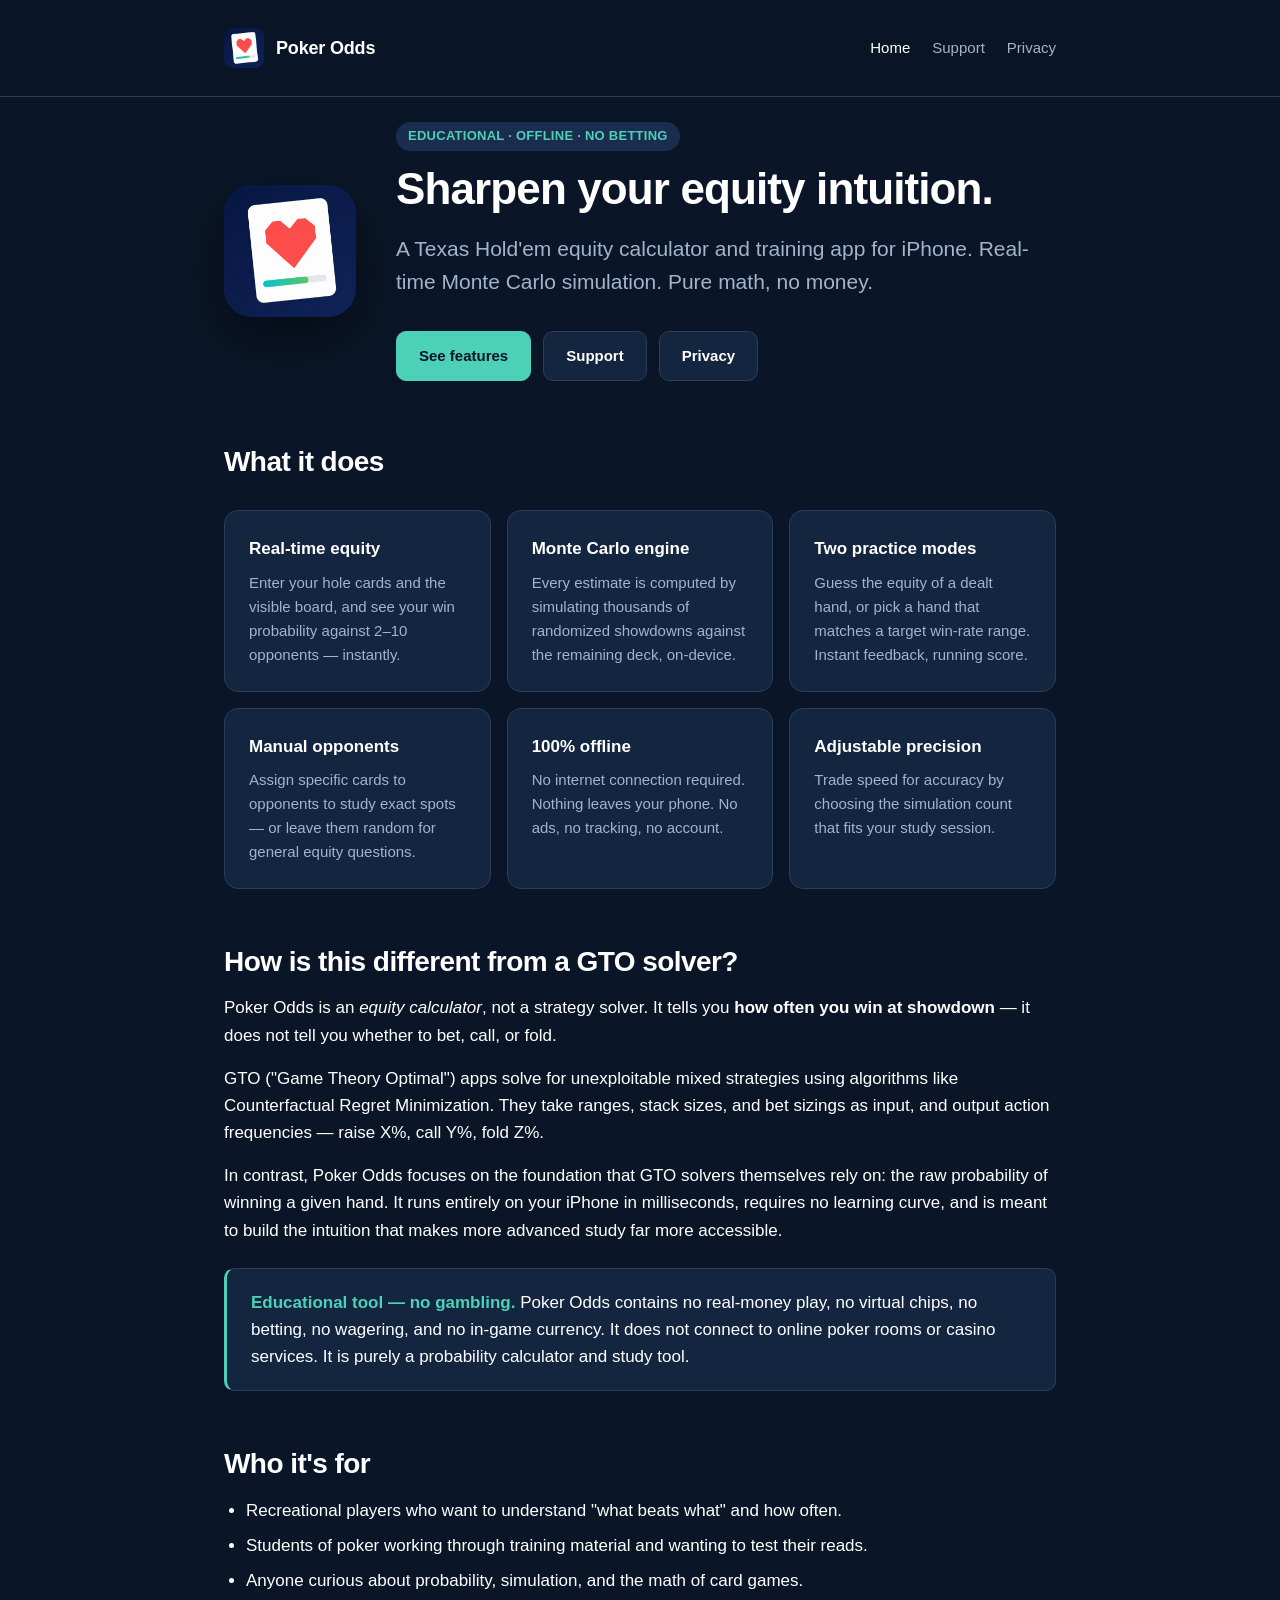
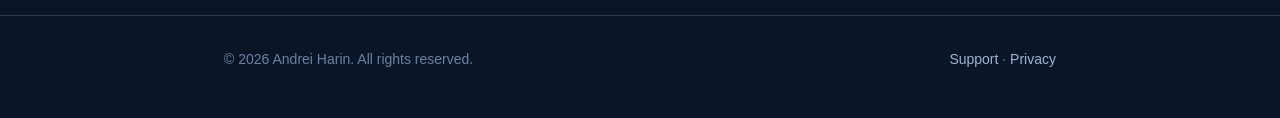
<file: index.html>
<!doctype html>
<html lang="en">
  <head>
    <meta charset="utf-8" />
    <meta name="viewport" content="width=device-width, initial-scale=1" />
    <meta name="theme-color" content="#0a1628" />
    <title>Poker Odds — Texas Hold'em Equity Trainer</title>
    <meta
      name="description"
      content="An offline Texas Hold'em equity calculator and training app for iPhone. Real-time Monte Carlo simulation. No betting, no real money — purely educational."
    />
    <link rel="icon" type="image/png" href="appicon.png" />
    <link rel="apple-touch-icon" href="appicon.png" />
    <link rel="stylesheet" href="style.css" />
    <meta property="og:title" content="Poker Odds — Texas Hold'em Equity Trainer" />
    <meta
      property="og:description"
      content="An offline Texas Hold'em equity calculator and training app for iPhone. Real-time Monte Carlo simulation."
    />
    <meta property="og:type" content="website" />
    <meta property="og:image" content="appicon.png" />
  </head>
  <body>
    <header class="site-header">
      <div class="container">
        <a class="site-brand" href="index.html">
          <img src="appicon.png" alt="Poker Odds icon" />
          <span class="site-brand-title">Poker Odds</span>
        </a>
        <nav class="site-nav" aria-label="Primary">
          <a href="index.html" aria-current="page">Home</a>
          <a href="support.html">Support</a>
          <a href="privacy.html">Privacy</a>
        </nav>
      </div>
    </header>

    <main class="container">
      <section class="hero">
        <img class="hero-icon" src="appicon.png" alt="Poker Odds app icon" />
        <div class="hero-text">
          <span class="hero-meta">Educational · Offline · No betting</span>
          <h1>Sharpen your equity intuition.</h1>
          <p class="lede">
            A Texas Hold'em equity calculator and training app for iPhone.
            Real-time Monte Carlo simulation. Pure math, no money.
          </p>
          <div class="btn-row">
            <a class="btn btn-primary" href="#features">See features</a>
            <a class="btn" href="support.html">Support</a>
            <a class="btn" href="privacy.html">Privacy</a>
          </div>
        </div>
      </section>

      <h2 id="features">What it does</h2>
      <div class="features">
        <div class="feature">
          <div class="feature-title">Real-time equity</div>
          <p class="feature-body">
            Enter your hole cards and the visible board, and see your win
            probability against 2–10 opponents — instantly.
          </p>
        </div>
        <div class="feature">
          <div class="feature-title">Monte Carlo engine</div>
          <p class="feature-body">
            Every estimate is computed by simulating thousands of randomized
            showdowns against the remaining deck, on-device.
          </p>
        </div>
        <div class="feature">
          <div class="feature-title">Two practice modes</div>
          <p class="feature-body">
            Guess the equity of a dealt hand, or pick a hand that matches a
            target win-rate range. Instant feedback, running score.
          </p>
        </div>
        <div class="feature">
          <div class="feature-title">Manual opponents</div>
          <p class="feature-body">
            Assign specific cards to opponents to study exact spots — or leave
            them random for general equity questions.
          </p>
        </div>
        <div class="feature">
          <div class="feature-title">100% offline</div>
          <p class="feature-body">
            No internet connection required. Nothing leaves your phone. No ads,
            no tracking, no account.
          </p>
        </div>
        <div class="feature">
          <div class="feature-title">Adjustable precision</div>
          <p class="feature-body">
            Trade speed for accuracy by choosing the simulation count that fits
            your study session.
          </p>
        </div>
      </div>

      <h2>How is this different from a GTO solver?</h2>
      <p>
        Poker Odds is an <em>equity calculator</em>, not a strategy solver. It
        tells you <strong>how often you win at showdown</strong> — it does not
        tell you whether to bet, call, or fold.
      </p>
      <p>
        GTO ("Game Theory Optimal") apps solve for unexploitable mixed 
		strategies using algorithms like Counterfactual Regret Minimization.
		They take ranges, stack sizes, and bet sizings as input,
        and output action frequencies — raise X%, call Y%, fold Z%.
      </p>
      <p>
        In contrast, Poker Odds focuses on the foundation that GTO solvers
        themselves rely on: the raw probability of winning a given hand. It
        runs entirely on your iPhone in milliseconds, requires no learning
        curve, and is meant to build the intuition that makes more advanced
        study far more accessible.
      </p>

      <div class="callout">
        <p>
          <strong>Educational tool — no gambling.</strong>
          Poker Odds contains no real-money play, no virtual chips, no betting,
          no wagering, and no in-game currency. It does not connect to online
          poker rooms or casino services. It is purely a probability calculator
          and study tool.
        </p>
      </div>

      <h2>Who it's for</h2>
      <ul>
        <li>
          Recreational players who want to understand "what beats what" and
          how often.
        </li>
        <li>
          Students of poker working through training material and wanting to
          test their reads.
        </li>
        <li>
          Anyone curious about probability, simulation, and the math of card
          games.
        </li>
      </ul>
    </main>

    <footer>
      <div class="container">
        <div>© 2026 Andrei Harin. All rights reserved.</div>
        <div>
          <a href="support.html">Support</a> ·
          <a href="privacy.html">Privacy</a>
        </div>
      </div>
    </footer>
  </body>
</html>
</file>
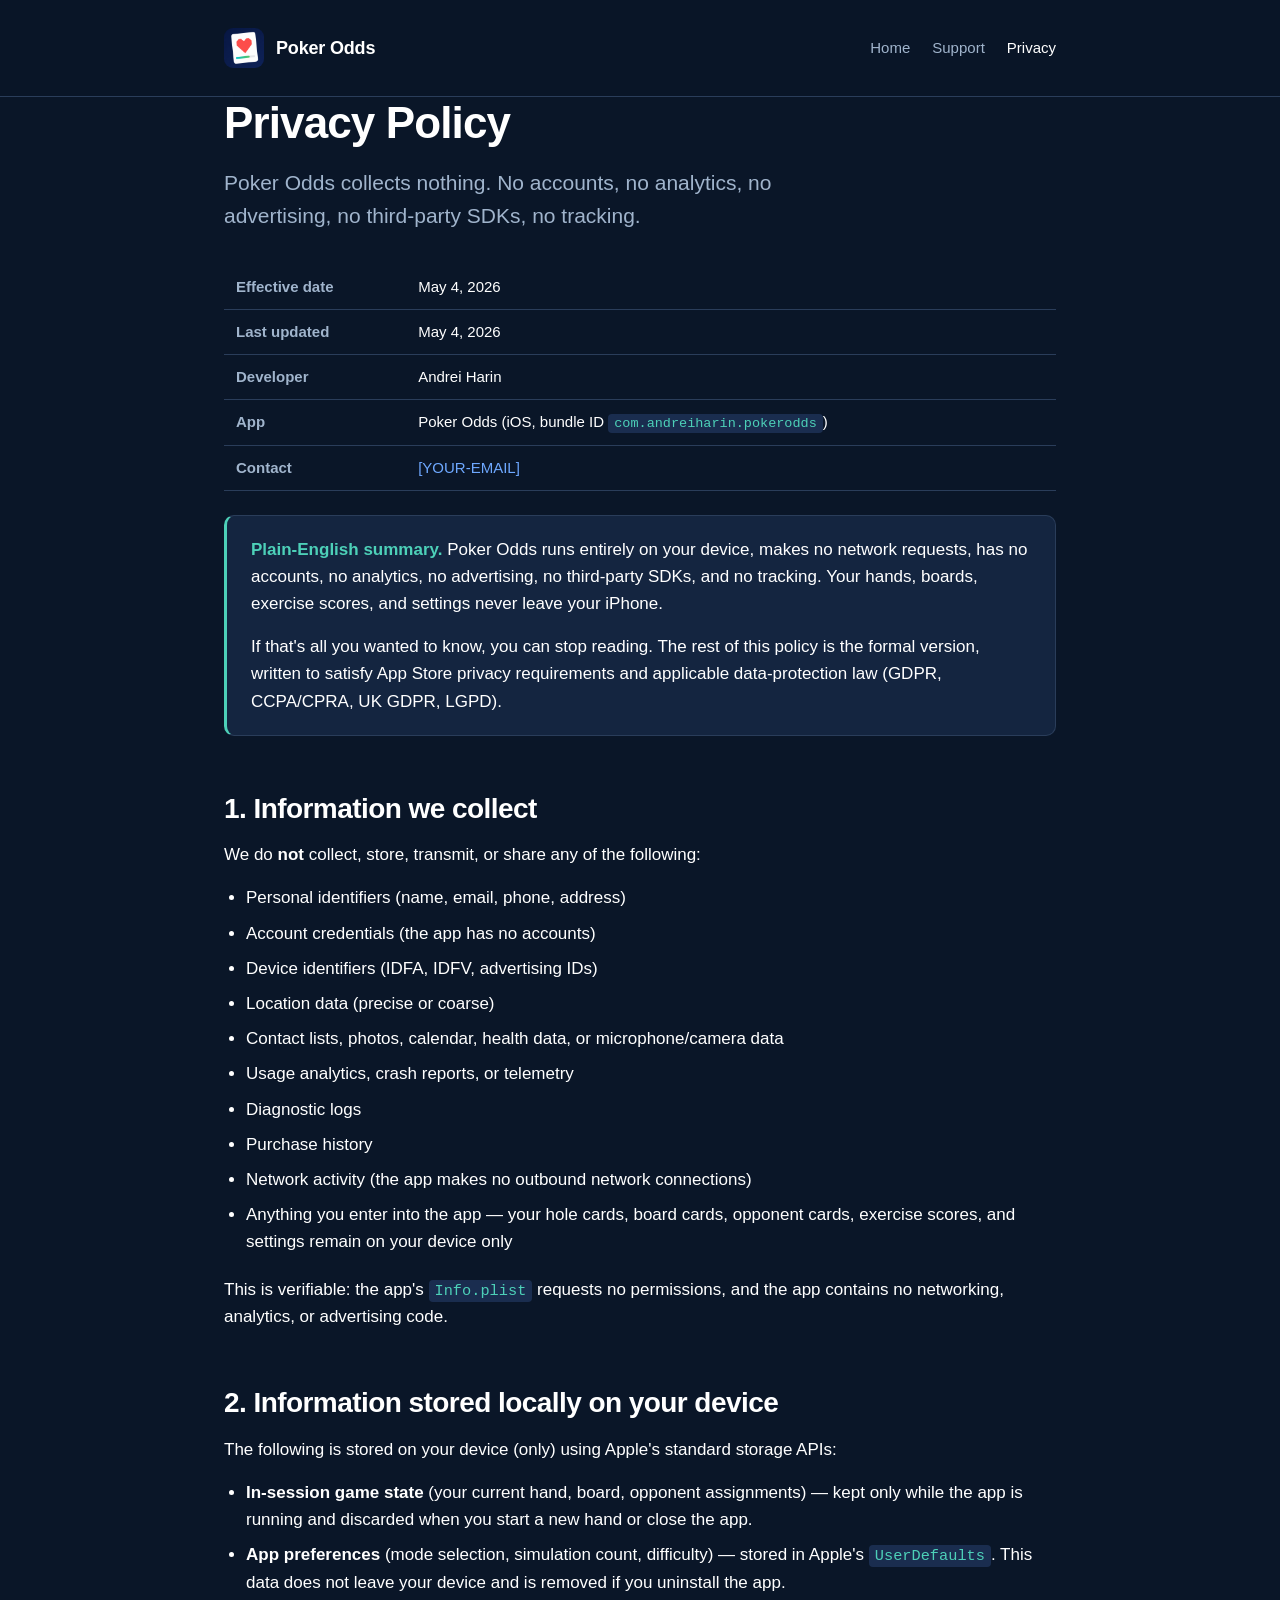
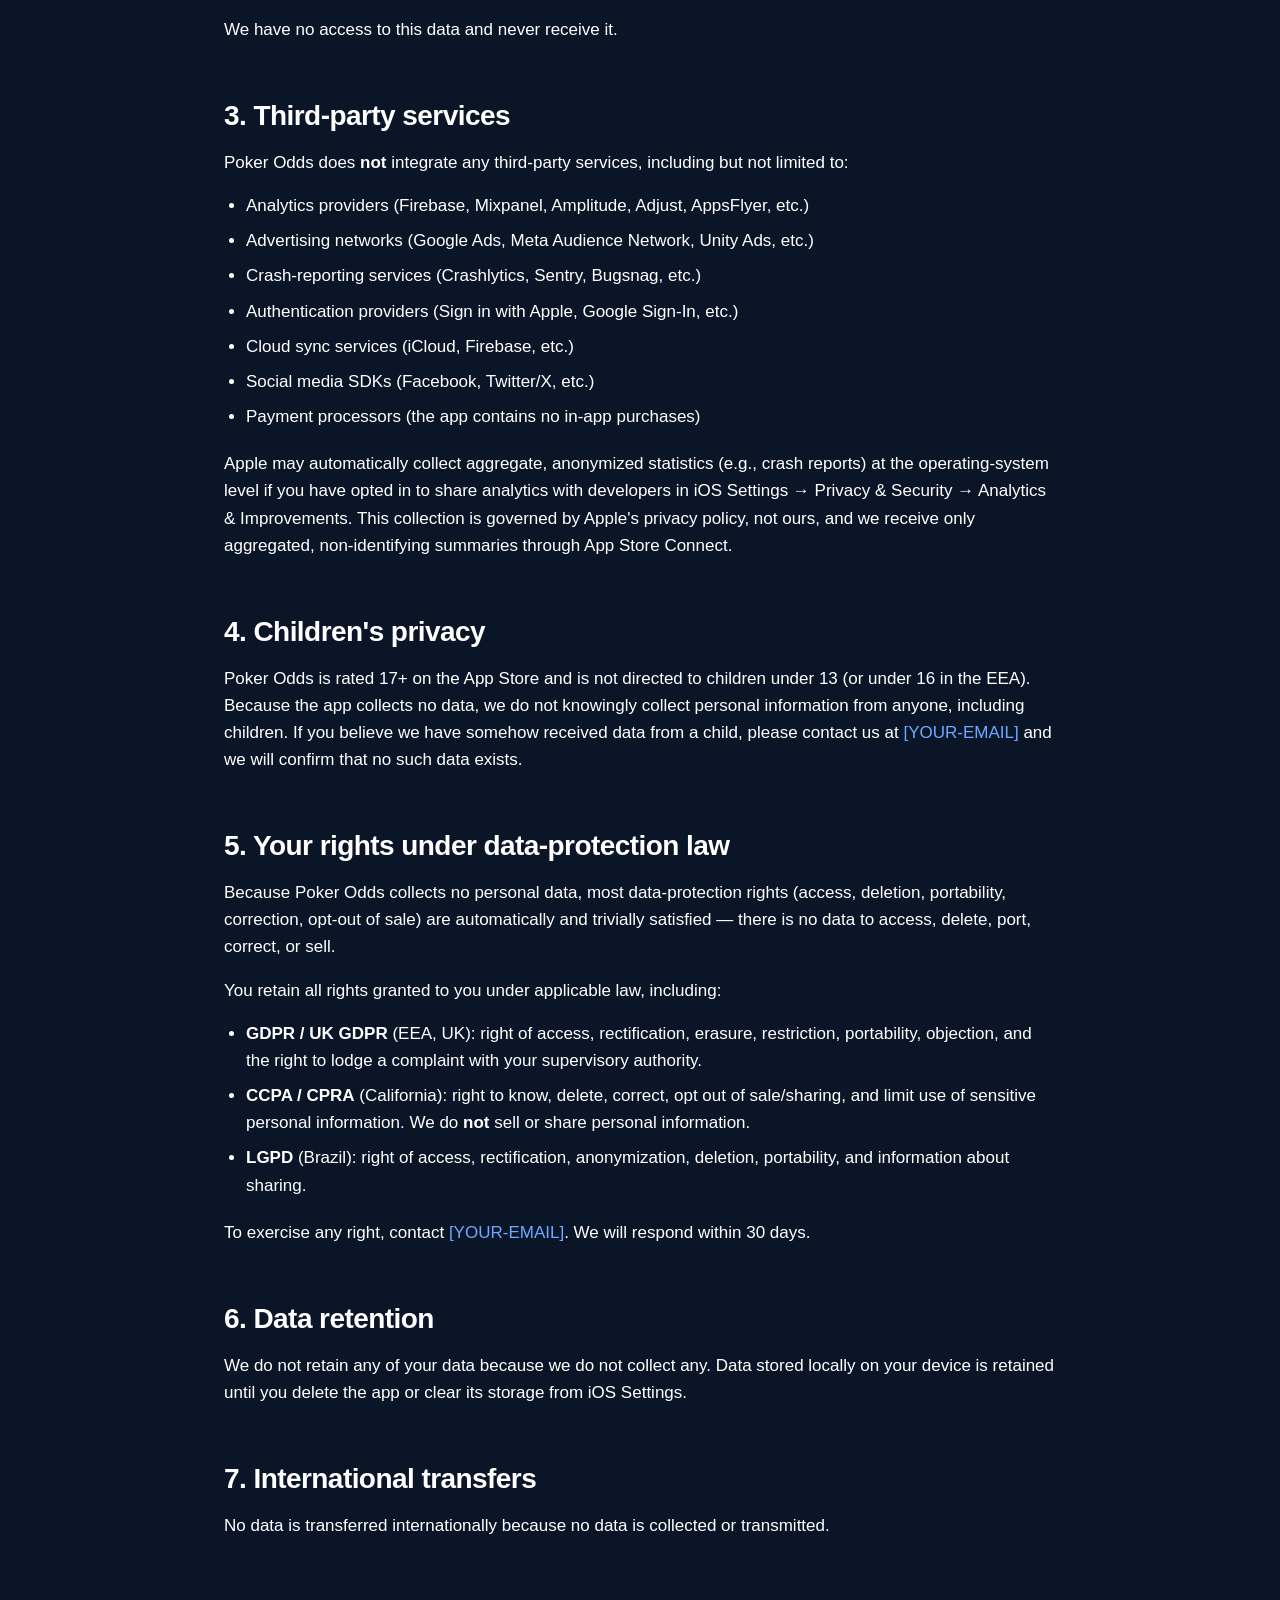
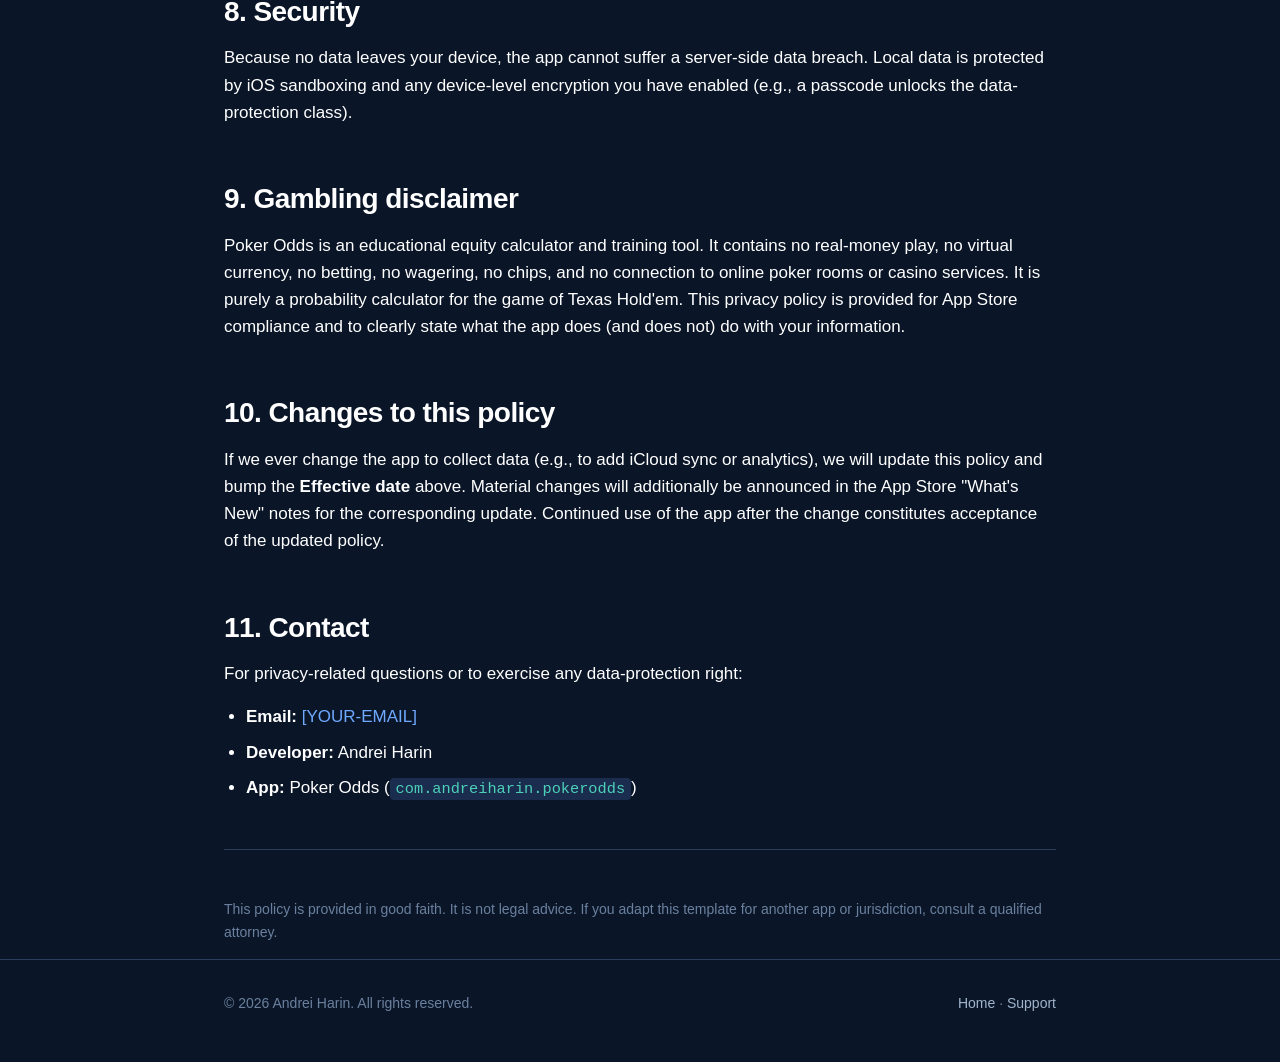
<file: privacy.html>
<!doctype html>
<html lang="en">
  <head>
    <meta charset="utf-8" />
    <meta name="viewport" content="width=device-width, initial-scale=1" />
    <meta name="theme-color" content="#0a1628" />
    <title>Privacy Policy — Poker Odds</title>
    <meta
      name="description"
      content="Poker Odds collects nothing. No accounts, no analytics, no ads, no third-party SDKs. Full privacy policy."
    />
    <link rel="icon" type="image/png" href="appicon.png" />
    <link rel="apple-touch-icon" href="appicon.png" />
    <link rel="stylesheet" href="style.css" />
  </head>
  <body>
    <header class="site-header">
      <div class="container">
        <a class="site-brand" href="index.html">
          <img src="appicon.png" alt="Poker Odds icon" />
          <span class="site-brand-title">Poker Odds</span>
        </a>
        <nav class="site-nav" aria-label="Primary">
          <a href="index.html">Home</a>
          <a href="support.html">Support</a>
          <a href="privacy.html" aria-current="page">Privacy</a>
        </nav>
      </div>
    </header>

    <main class="container">
      <h1>Privacy Policy</h1>
      <p class="lede">
        Poker Odds collects nothing. No accounts, no analytics, no
        advertising, no third-party SDKs, no tracking.
      </p>

      <table>
        <tbody>
          <tr>
            <th>Effective date</th>
            <td>May 4, 2026</td>
          </tr>
          <tr>
            <th>Last updated</th>
            <td>May 4, 2026</td>
          </tr>
          <tr>
            <th>Developer</th>
            <td>Andrei Harin</td>
          </tr>
          <tr>
            <th>App</th>
            <td>Poker Odds (iOS, bundle ID <code>com.andreiharin.pokerodds</code>)</td>
          </tr>
          <tr>
            <th>Contact</th>
            <td>
              <a href="mailto:[YOUR-EMAIL]?subject=Poker%20Odds%20privacy"
                >[YOUR-EMAIL]</a
              >
            </td>
          </tr>
        </tbody>
      </table>

      <div class="callout">
        <p>
          <strong>Plain-English summary.</strong>
          Poker Odds runs entirely on your device, makes no network requests,
          has no accounts, no analytics, no advertising, no third-party SDKs,
          and no tracking. Your hands, boards, exercise scores, and settings
          never leave your iPhone.
        </p>
        <p>
          If that's all you wanted to know, you can stop reading. The rest of
          this policy is the formal version, written to satisfy App Store
          privacy requirements and applicable data-protection law (GDPR,
          CCPA/CPRA, UK GDPR, LGPD).
        </p>
      </div>

      <h2 id="collect">1. Information we collect</h2>
      <p>
        We do <strong>not</strong> collect, store, transmit, or share any of
        the following:
      </p>
      <ul>
        <li>Personal identifiers (name, email, phone, address)</li>
        <li>Account credentials (the app has no accounts)</li>
        <li>Device identifiers (IDFA, IDFV, advertising IDs)</li>
        <li>Location data (precise or coarse)</li>
        <li>
          Contact lists, photos, calendar, health data, or microphone/camera
          data
        </li>
        <li>Usage analytics, crash reports, or telemetry</li>
        <li>Diagnostic logs</li>
        <li>Purchase history</li>
        <li>Network activity (the app makes no outbound network connections)</li>
        <li>
          Anything you enter into the app — your hole cards, board cards,
          opponent cards, exercise scores, and settings remain on your device
          only
        </li>
      </ul>
      <p>
        This is verifiable: the app's <code>Info.plist</code> requests no
        permissions, and the app contains no networking, analytics, or
        advertising code.
      </p>

      <h2 id="local">2. Information stored locally on your device</h2>
      <p>
        The following is stored on your device (only) using Apple's standard
        storage APIs:
      </p>
      <ul>
        <li>
          <strong>In-session game state</strong> (your current hand, board,
          opponent assignments) — kept only while the app is running and
          discarded when you start a new hand or close the app.
        </li>
        <li>
          <strong>App preferences</strong> (mode selection, simulation count,
          difficulty) — stored in Apple's <code>UserDefaults</code>. This
          data does not leave your device and is removed if you uninstall the
          app.
        </li>
      </ul>
      <p>We have no access to this data and never receive it.</p>

      <h2 id="third-party">3. Third-party services</h2>
      <p>
        Poker Odds does <strong>not</strong> integrate any third-party
        services, including but not limited to:
      </p>
      <ul>
        <li>
          Analytics providers (Firebase, Mixpanel, Amplitude, Adjust,
          AppsFlyer, etc.)
        </li>
        <li>
          Advertising networks (Google Ads, Meta Audience Network, Unity
          Ads, etc.)
        </li>
        <li>
          Crash-reporting services (Crashlytics, Sentry, Bugsnag, etc.)
        </li>
        <li>
          Authentication providers (Sign in with Apple, Google Sign-In, etc.)
        </li>
        <li>Cloud sync services (iCloud, Firebase, etc.)</li>
        <li>Social media SDKs (Facebook, Twitter/X, etc.)</li>
        <li>
          Payment processors (the app contains no in-app purchases)
        </li>
      </ul>
      <p>
        Apple may automatically collect aggregate, anonymized statistics
        (e.g., crash reports) at the operating-system level if you have opted
        in to share analytics with developers in iOS Settings → Privacy &amp;
        Security → Analytics &amp; Improvements. This collection is governed
        by Apple's privacy policy, not ours, and we receive only aggregated,
        non-identifying summaries through App Store Connect.
      </p>

      <h2 id="children">4. Children's privacy</h2>
      <p>
        Poker Odds is rated 17+ on the App Store and is not directed to
        children under 13 (or under 16 in the EEA). Because the app collects
        no data, we do not knowingly collect personal information from
        anyone, including children. If you believe we have somehow received
        data from a child, please contact us at
        <a href="mailto:[YOUR-EMAIL]">[YOUR-EMAIL]</a> and we will confirm
        that no such data exists.
      </p>

      <h2 id="rights">5. Your rights under data-protection law</h2>
      <p>
        Because Poker Odds collects no personal data, most data-protection
        rights (access, deletion, portability, correction, opt-out of sale)
        are automatically and trivially satisfied — there is no data to
        access, delete, port, correct, or sell.
      </p>
      <p>You retain all rights granted to you under applicable law, including:</p>
      <ul>
        <li>
          <strong>GDPR / UK GDPR</strong> (EEA, UK): right of access,
          rectification, erasure, restriction, portability, objection, and
          the right to lodge a complaint with your supervisory authority.
        </li>
        <li>
          <strong>CCPA / CPRA</strong> (California): right to know, delete,
          correct, opt out of sale/sharing, and limit use of sensitive
          personal information. We do <strong>not</strong> sell or share
          personal information.
        </li>
        <li>
          <strong>LGPD</strong> (Brazil): right of access, rectification,
          anonymization, deletion, portability, and information about
          sharing.
        </li>
      </ul>
      <p>
        To exercise any right, contact
        <a href="mailto:[YOUR-EMAIL]">[YOUR-EMAIL]</a>. We will respond
        within 30 days.
      </p>

      <h2 id="retention">6. Data retention</h2>
      <p>
        We do not retain any of your data because we do not collect any.
        Data stored locally on your device is retained until you delete the
        app or clear its storage from iOS Settings.
      </p>

      <h2 id="transfers">7. International transfers</h2>
      <p>
        No data is transferred internationally because no data is collected
        or transmitted.
      </p>

      <h2 id="security">8. Security</h2>
      <p>
        Because no data leaves your device, the app cannot suffer a
        server-side data breach. Local data is protected by iOS sandboxing
        and any device-level encryption you have enabled (e.g., a passcode
        unlocks the data-protection class).
      </p>

      <h2 id="gambling">9. Gambling disclaimer</h2>
      <p>
        Poker Odds is an educational equity calculator and training tool. It
        contains no real-money play, no virtual currency, no betting, no
        wagering, no chips, and no connection to online poker rooms or
        casino services. It is purely a probability calculator for the game
        of Texas Hold'em. This privacy policy is provided for App Store
        compliance and to clearly state what the app does (and does not) do
        with your information.
      </p>

      <h2 id="changes">10. Changes to this policy</h2>
      <p>
        If we ever change the app to collect data (e.g., to add iCloud sync
        or analytics), we will update this policy and bump the
        <strong>Effective date</strong> above. Material changes will
        additionally be announced in the App Store "What's New" notes for
        the corresponding update. Continued use of the app after the change
        constitutes acceptance of the updated policy.
      </p>

      <h2 id="contact">11. Contact</h2>
      <p>
        For privacy-related questions or to exercise any data-protection
        right:
      </p>
      <ul>
        <li>
          <strong>Email:</strong>
          <a href="mailto:[YOUR-EMAIL]?subject=Poker%20Odds%20privacy"
            >[YOUR-EMAIL]</a
          >
        </li>
        <li><strong>Developer:</strong> Andrei Harin</li>
        <li>
          <strong>App:</strong> Poker Odds
          (<code>com.andreiharin.pokerodds</code>)
        </li>
      </ul>

      <hr />

      <p style="color: var(--text-faint); font-size: 14px">
        This policy is provided in good faith. It is not legal advice. If
        you adapt this template for another app or jurisdiction, consult a
        qualified attorney.
      </p>
    </main>

    <footer>
      <div class="container">
        <div>© 2026 Andrei Harin. All rights reserved.</div>
        <div>
          <a href="index.html">Home</a> ·
          <a href="support.html">Support</a>
        </div>
      </div>
    </footer>
  </body>
</html>
</file>
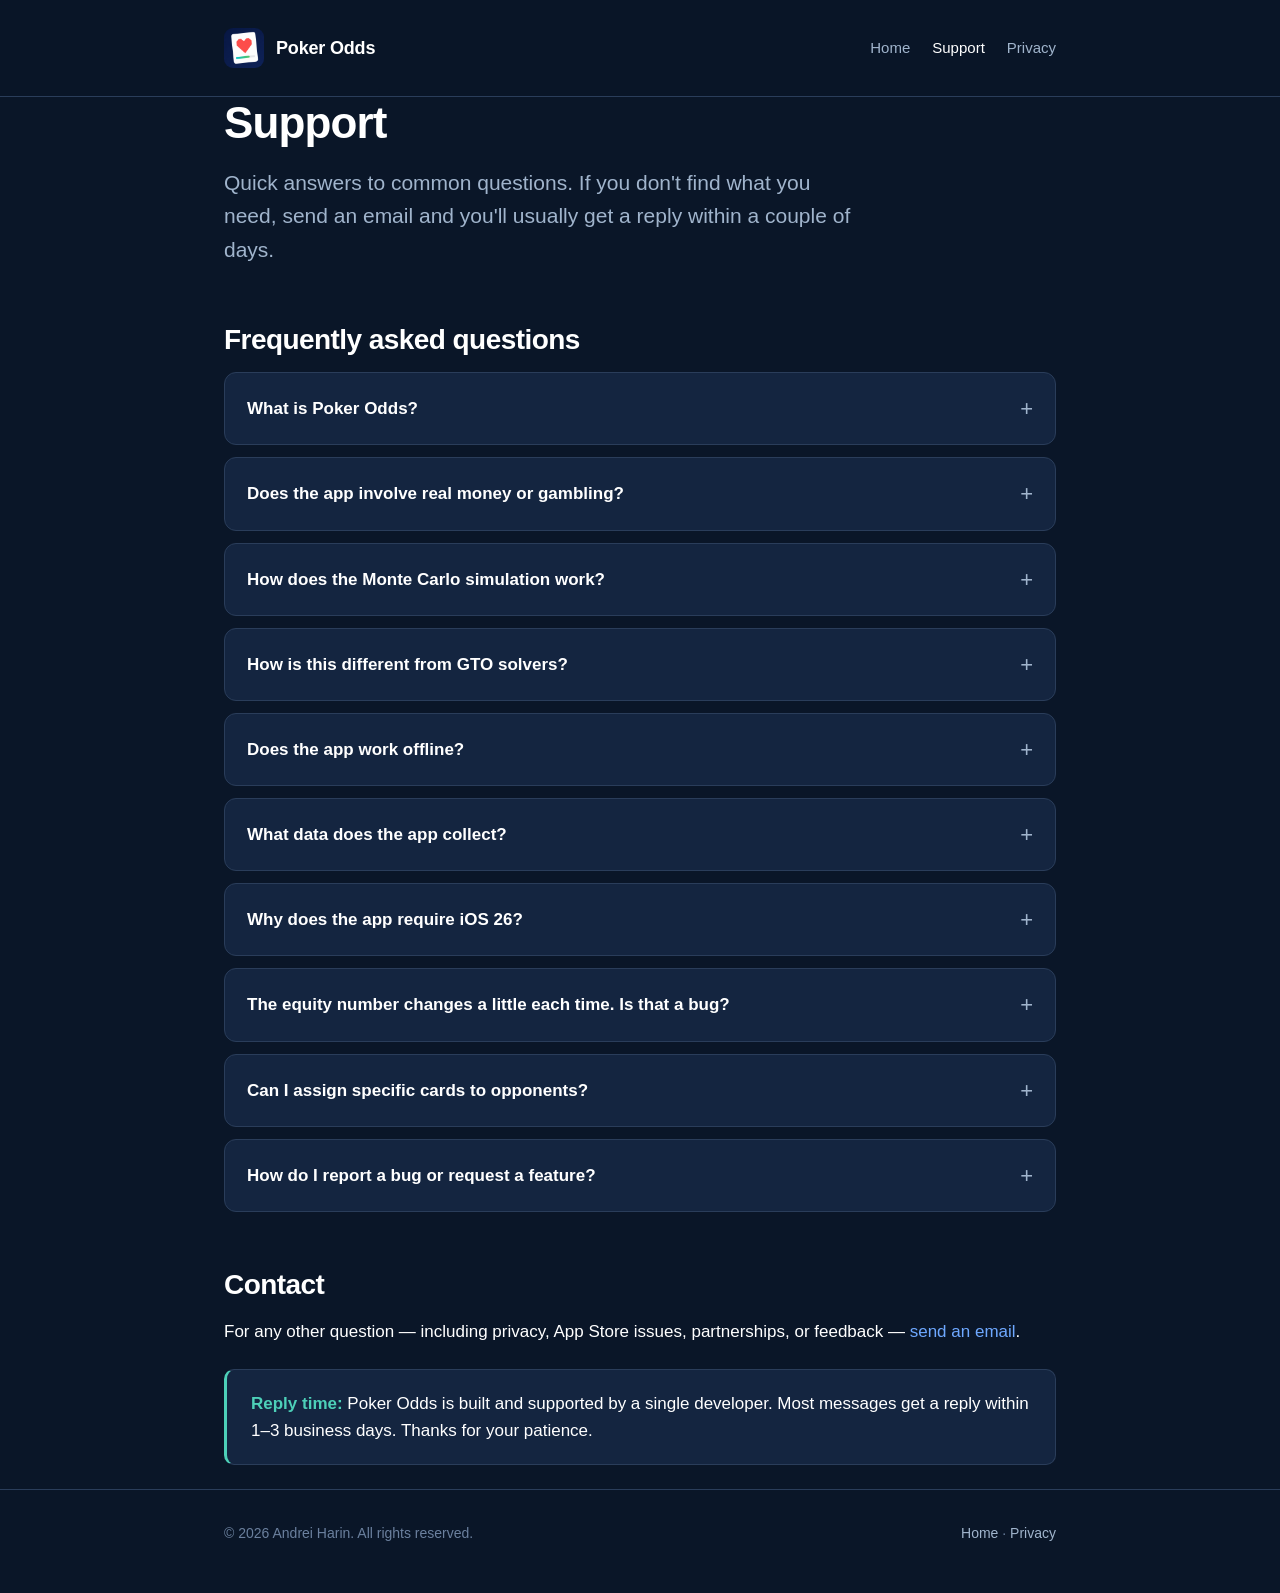
<file: support.html>
<!doctype html>
<html lang="en">
  <head>
    <meta charset="utf-8" />
    <meta name="viewport" content="width=device-width, initial-scale=1" />
    <meta name="theme-color" content="#0a1628" />
    <title>Support — Poker Odds</title>
    <meta
      name="description"
      content="Frequently asked questions and contact information for Poker Odds."
    />
    <link rel="icon" type="image/png" href="appicon.png" />
    <link rel="apple-touch-icon" href="appicon.png" />
    <link rel="stylesheet" href="style.css" />
  </head>
  <body>
    <header class="site-header">
      <div class="container">
        <a class="site-brand" href="index.html">
          <img src="appicon.png" alt="Poker Odds icon" />
          <span class="site-brand-title">Poker Odds</span>
        </a>
        <nav class="site-nav" aria-label="Primary">
          <a href="index.html">Home</a>
          <a href="support.html" aria-current="page">Support</a>
          <a href="privacy.html">Privacy</a>
        </nav>
      </div>
    </header>

    <main class="container">
      <h1>Support</h1>
      <p class="lede">
        Quick answers to common questions. If you don't find what you need,
        send an email and you'll usually get a reply within a couple of days.
      </p>

      <h2>Frequently asked questions</h2>

      <details>
        <summary>What is Poker Odds?</summary>
        <p>
          Poker Odds is an offline equity calculator and training app for
          Texas Hold'em poker. It computes how often a given hand wins at
          showdown against 2–10 opponents using Monte Carlo simulation, and
          includes practice modes to train your intuition.
        </p>
      </details>

      <details>
        <summary>Does the app involve real money or gambling?</summary>
        <p>
          No. Poker Odds is purely educational. It contains no real-money
          play, no virtual chips, no betting, no wagering, and no in-game
          currency. It does not connect to online poker rooms or casino
          services. It is a probability calculator — the equivalent of a
          scientific calculator for poker math.
        </p>
      </details>

      <details>
        <summary>How does the Monte Carlo simulation work?</summary>
        <p>
          Given your two hole cards and any visible community cards, the
          remaining cards in the deck are unknown. The app deals out random
          opponent hands and missing community cards thousands of times,
          evaluates the best 5-of-7 hand for everyone, and counts how often
          you would win or split the pot. Your equity is the average share of
          the pot you'd win across all those simulations.
        </p>
        <p>
          More iterations means a more precise estimate (the error shrinks
          like 1/√N). The app defaults to a balance between speed and
          precision, but you can adjust this.
        </p>
      </details>

      <details>
        <summary>How is this different from GTO solvers?</summary>
        <p>
          Poker Odds answers a single question: <em>how often do I win at
          showdown?</em> It does not tell you whether to bet, call, or fold.
        </p>
        <p>
          GTO solvers (PioSolver, GTO Wizard, GTO+) compute unexploitable
          mixed strategies using Counterfactual Regret Minimization. They
          take ranges, stack sizes, pot, and bet sizings as input, and output
          action frequencies for an entire decision tree. They are powerful
          but require setup and substantial compute time. Poker Odds is the
          calculator that sits at the leaves of every solver's tree —
          extracted into a tool simple enough to run instantly on your phone.
        </p>
      </details>

      <details>
        <summary>Does the app work offline?</summary>
        <p>
          Yes — completely. Poker Odds makes no network requests at any time.
          You can use it in airplane mode, with no Wi-Fi, on a flight, or
          anywhere else.
        </p>
      </details>

      <details>
        <summary>What data does the app collect?</summary>
        <p>
          None. Poker Odds collects no personal data, has no analytics, no
          ads, no third-party SDKs, and no account system. Your hands, board
          cards, and exercise scores never leave your device. See the
          <a href="privacy.html">Privacy Policy</a> for the formal version.
        </p>
      </details>

      <details>
        <summary>Why does the app require iOS 26?</summary>
        <p>
          The app uses APIs introduced in iOS 26 for layout and concurrency.
          If you're running an older iOS version, the App Store will not let
          you install it. A future update may lower the minimum requirement
          to broaden compatibility.
        </p>
      </details>

      <details>
        <summary>The equity number changes a little each time. Is that a bug?</summary>
        <p>
          No — it's a feature of Monte Carlo simulation. Because each run
          uses a different random sample of cards, results vary slightly run
          to run. The variation gets smaller the more iterations you allow.
          For most spots, ±0.5% across runs is normal and not worth worrying
          about.
        </p>
      </details>

      <details>
        <summary>Can I assign specific cards to opponents?</summary>
        <p>
          Yes. In <strong>Manual</strong> mode you can assign known hole
          cards to specific opponents and see how that shifts your equity.
          Any opponents you don't assign will be treated as holding random
          cards from the remaining deck.
        </p>
      </details>

      <details>
        <summary>How do I report a bug or request a feature?</summary>
        <p>
          Send an email to
          <a href="mailto:[YOUR-EMAIL]?subject=Poker%20Odds%20feedback"
            >[YOUR-EMAIL]</a
          >
          with as much detail as possible: what you did, what you expected,
          what happened, your iPhone model, and your iOS version. Screenshots
          help a lot.
        </p>
      </details>

      <h2>Contact</h2>
      <p>
        For any other question — including privacy, App Store issues,
        partnerships, or feedback —
        <a href="mailto:[YOUR-EMAIL]?subject=Poker%20Odds">send an email</a>.
      </p>

      <div class="callout">
        <p>
          <strong>Reply time:</strong> Poker Odds is built and supported by
          a single developer. Most messages get a reply within 1–3 business
          days. Thanks for your patience.
        </p>
      </div>
    </main>

    <footer>
      <div class="container">
        <div>© 2026 Andrei Harin. All rights reserved.</div>
        <div>
          <a href="index.html">Home</a> ·
          <a href="privacy.html">Privacy</a>
        </div>
      </div>
    </footer>
  </body>
</html>
</file>
<file: style.css>
:root {
  --bg: #0a1628;
  --bg-elevated: #142540;
  --bg-card: #1a2d4f;
  --border: #2a3d5a;
  --text: #ffffff;
  --text-dim: #a0b4cc;
  --text-faint: #6b809e;
  --accent: #ff5757;
  --accent-2: #4dd0b8;
  --link: #6ea8ff;
  --link-hover: #9ec3ff;
  --max-width: 880px;
}

* {
  box-sizing: border-box;
}

html {
  -webkit-text-size-adjust: 100%;
}

body {
  margin: 0;
  background: var(--bg);
  color: var(--text);
  font-family: -apple-system, BlinkMacSystemFont, "Segoe UI", Roboto, Oxygen,
    Ubuntu, Cantarell, sans-serif;
  font-size: 17px;
  line-height: 1.6;
  -webkit-font-smoothing: antialiased;
  -moz-osx-font-smoothing: grayscale;
}

a {
  color: var(--link);
  text-decoration: none;
  border-bottom: 1px solid transparent;
  transition: color 0.15s, border-color 0.15s;
}

a:hover {
  color: var(--link-hover);
  border-bottom-color: var(--link-hover);
}

code {
  font-family: ui-monospace, SFMono-Regular, "SF Mono", Menlo, Consolas,
    "Liberation Mono", monospace;
  font-size: 0.9em;
  background: var(--bg-card);
  padding: 2px 6px;
  border-radius: 4px;
  color: var(--accent-2);
}

/* Layout */

.container {
  max-width: var(--max-width);
  margin: 0 auto;
  padding: 0 24px;
}

.site-header {
  padding: 28px 0;
  border-bottom: 1px solid var(--border);
  background: rgba(10, 22, 40, 0.92);
  backdrop-filter: saturate(140%) blur(8px);
  position: sticky;
  top: 0;
  z-index: 10;
}

.site-header .container {
  display: flex;
  align-items: center;
  justify-content: space-between;
  gap: 16px;
}

.site-brand {
  display: flex;
  align-items: center;
  gap: 12px;
  border-bottom: none;
  color: var(--text);
}

.site-brand:hover {
  color: var(--text);
  border-bottom: none;
}

.site-brand img {
  width: 40px;
  height: 40px;
  border-radius: 9px;
  display: block;
}

.site-brand-title {
  font-weight: 600;
  font-size: 18px;
  letter-spacing: -0.01em;
}

.site-nav {
  display: flex;
  gap: 22px;
  font-size: 15px;
}

.site-nav a {
  color: var(--text-dim);
  border-bottom: none;
}

.site-nav a:hover,
.site-nav a[aria-current="page"] {
  color: var(--text);
  border-bottom: none;
}

main {
  padding: 56px 0 80px;
}

footer {
  border-top: 1px solid var(--border);
  padding: 32px 0 48px;
  color: var(--text-faint);
  font-size: 14px;
}

footer .container {
  display: flex;
  flex-wrap: wrap;
  justify-content: space-between;
  gap: 16px;
}

footer a {
  color: var(--text-dim);
}

/* Typography */

h1,
h2,
h3 {
  letter-spacing: -0.02em;
  line-height: 1.2;
  color: var(--text);
  margin-top: 0;
}

h1 {
  font-size: 44px;
  font-weight: 700;
  margin-bottom: 16px;
}

h2 {
  font-size: 28px;
  font-weight: 600;
  margin: 56px 0 16px;
}

h3 {
  font-size: 20px;
  font-weight: 600;
  margin: 32px 0 12px;
}

.lede {
  font-size: 21px;
  color: var(--text-dim);
  margin-bottom: 32px;
  max-width: 640px;
}

p {
  margin: 0 0 16px;
}

ul,
ol {
  margin: 0 0 20px;
  padding-left: 22px;
}

li {
  margin-bottom: 8px;
}

hr {
  border: none;
  border-top: 1px solid var(--border);
  margin: 48px 0;
}

/* Hero (index) */

.hero {
  padding: 24px 0 8px;
  display: flex;
  align-items: center;
  gap: 40px;
  flex-wrap: wrap;
}

.hero-icon {
  width: 132px;
  height: 132px;
  border-radius: 28px;
  box-shadow: 0 20px 60px rgba(0, 0, 0, 0.5),
    0 0 0 1px rgba(255, 255, 255, 0.04) inset;
  flex-shrink: 0;
}

.hero-text {
  flex: 1;
  min-width: 280px;
}

.hero-meta {
  display: inline-block;
  background: var(--bg-card);
  color: var(--accent-2);
  font-size: 13px;
  font-weight: 600;
  letter-spacing: 0.02em;
  text-transform: uppercase;
  padding: 4px 12px;
  border-radius: 999px;
  margin-bottom: 12px;
}

/* Feature grid (index) */

.features {
  display: grid;
  grid-template-columns: repeat(auto-fit, minmax(240px, 1fr));
  gap: 16px;
  margin: 32px 0;
}

.feature {
  background: var(--bg-elevated);
  border: 1px solid var(--border);
  border-radius: 14px;
  padding: 24px;
}

.feature-title {
  font-size: 17px;
  font-weight: 600;
  margin-bottom: 8px;
  color: var(--text);
}

.feature-body {
  font-size: 15px;
  color: var(--text-dim);
  margin: 0;
}

/* Callout box */

.callout {
  background: var(--bg-elevated);
  border: 1px solid var(--border);
  border-left: 3px solid var(--accent-2);
  padding: 20px 24px;
  border-radius: 10px;
  margin: 24px 0;
}

.callout p:last-child {
  margin-bottom: 0;
}

.callout strong {
  color: var(--accent-2);
}

/* FAQ */

details {
  background: var(--bg-elevated);
  border: 1px solid var(--border);
  border-radius: 12px;
  padding: 18px 22px;
  margin-bottom: 12px;
}

details[open] {
  border-color: var(--accent-2);
}

summary {
  font-weight: 600;
  cursor: pointer;
  list-style: none;
  display: flex;
  justify-content: space-between;
  align-items: center;
  gap: 16px;
  font-size: 17px;
  color: var(--text);
}

summary::after {
  content: "+";
  font-size: 22px;
  color: var(--text-dim);
  font-weight: 400;
  transition: transform 0.2s;
}

details[open] summary::after {
  content: "−";
}

summary::-webkit-details-marker {
  display: none;
}

details > p,
details > ul {
  margin-top: 14px;
  color: var(--text-dim);
  font-size: 16px;
}

/* Buttons */

.btn-row {
  display: flex;
  gap: 12px;
  flex-wrap: wrap;
  margin-top: 24px;
}

.btn {
  display: inline-block;
  padding: 12px 22px;
  border-radius: 10px;
  font-weight: 600;
  font-size: 15px;
  border: 1px solid var(--border);
  background: var(--bg-elevated);
  color: var(--text);
  transition: background 0.15s, border-color 0.15s;
}

.btn:hover {
  background: var(--bg-card);
  border-color: var(--accent-2);
  color: var(--text);
  border-bottom: 1px solid var(--accent-2);
}

.btn-primary {
  background: var(--accent-2);
  color: #0a1628;
  border-color: var(--accent-2);
}

.btn-primary:hover {
  background: #6fdcc8;
  color: #0a1628;
}

/* Tables */

table {
  width: 100%;
  border-collapse: collapse;
  margin: 16px 0 24px;
  font-size: 15px;
}

th,
td {
  text-align: left;
  padding: 10px 12px;
  border-bottom: 1px solid var(--border);
  vertical-align: top;
}

th {
  color: var(--text-dim);
  font-weight: 600;
}

/* Responsive */

@media (max-width: 720px) {
  body {
    font-size: 16px;
  }

  h1 {
    font-size: 34px;
  }

  h2 {
    font-size: 24px;
    margin-top: 40px;
  }

  .lede {
    font-size: 18px;
  }

  .hero {
    gap: 24px;
  }

  .hero-icon {
    width: 96px;
    height: 96px;
    border-radius: 22px;
  }

  main {
    padding: 36px 0 56px;
  }

  .site-nav {
    gap: 16px;
    font-size: 14px;
  }
}
</file>
